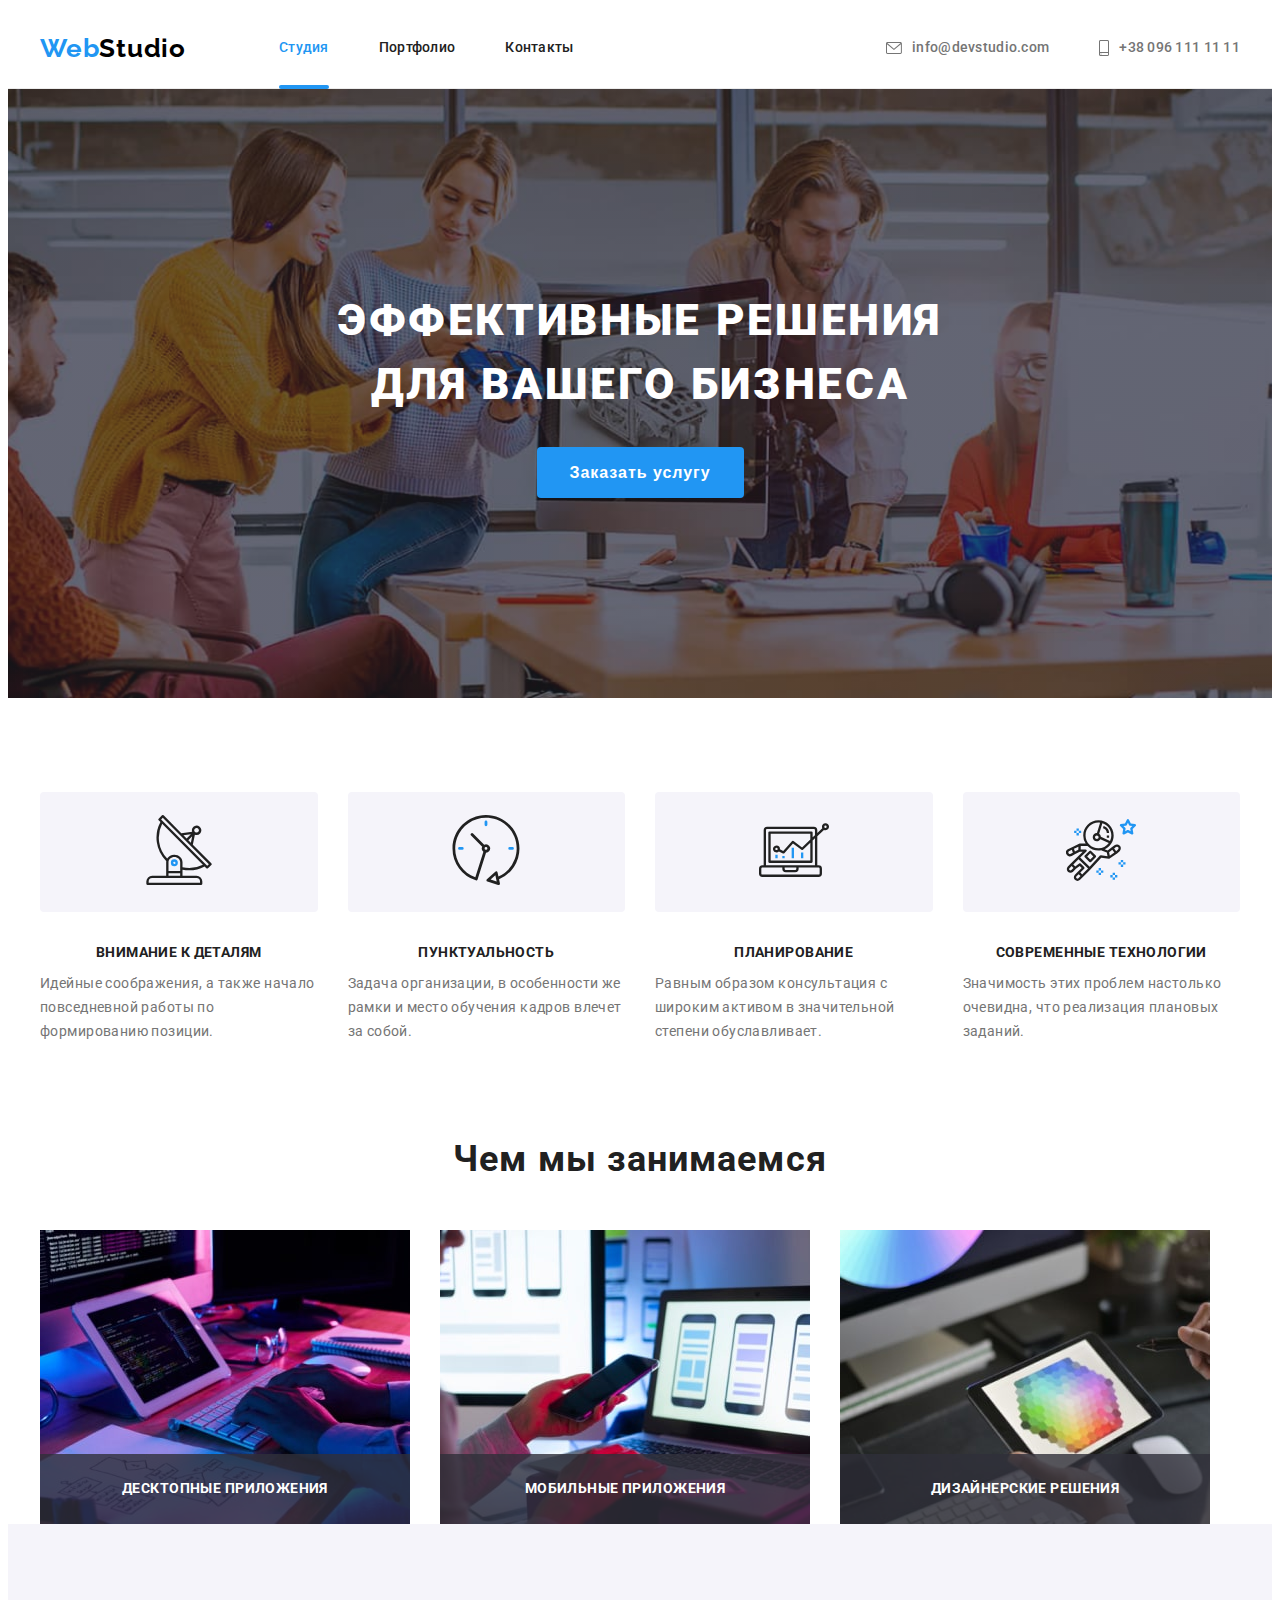
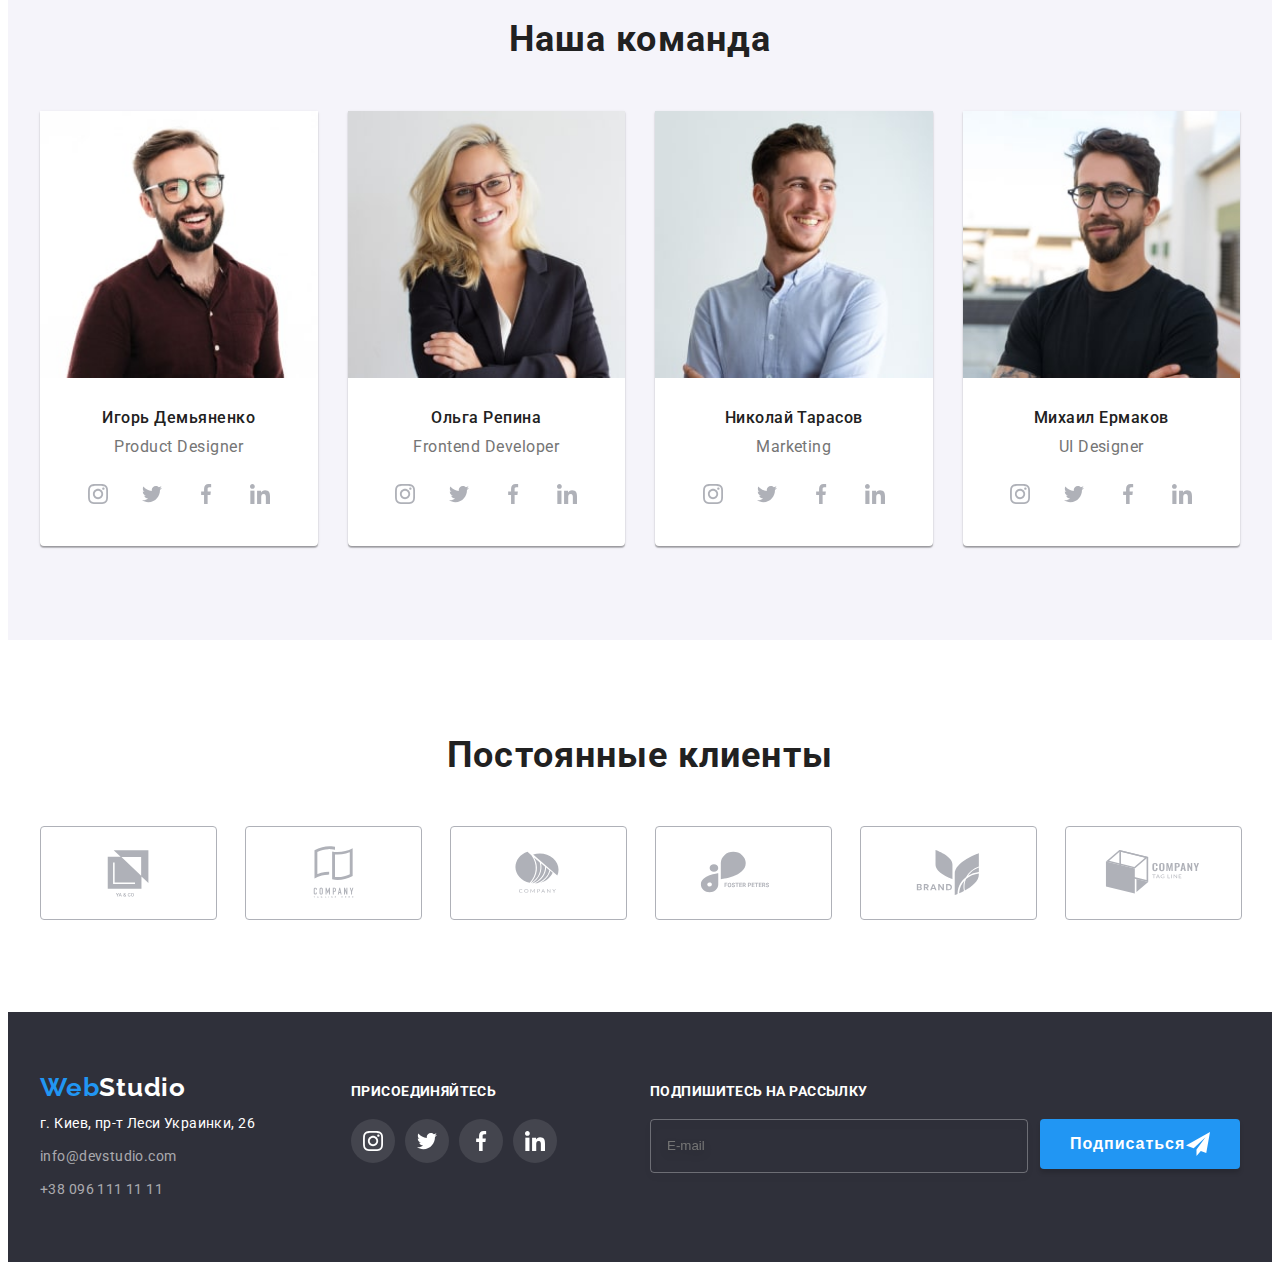
<file: index.html>
<!DOCTYPE html>
<html lang="ru">
	<head>
		<meta charset="UTF-8" />
		<meta http-equiv="X-UA-Compatible" content="IE=edge" />
		<meta name="viewport" content="width=device-width, initial-scale=1.0" />
		<title>WebStudio</title>
		<link rel="preconnect" href="https://fonts.googleapis.com" />
		<link rel="preconnect" href="https://fonts.gstatic.com" crossorigin />
		<link
			href="https://fonts.googleapis.com/css2?family=Raleway:wght@700&family=Roboto:wght@400;500;700;900&display=swap"
			rel="stylesheet"
		/>
		<link
			rel="stylesheet"
			href="https://cdnjs.cloudflare.com/ajax/libs/modern-normalize/1.1.0/modern-normalize.min.css"
			integrity="sha512-wpPYUAdjBVSE4KJnH1VR1HeZfpl1ub8YT/NKx4PuQ5NmX2tKuGu6U/JRp5y+Y8XG2tV+wKQpNHVUX03MfMFn9Q=="
			crossorigin="anonymous"
			referrerpolicy="no-referrer"
		/>
		<link rel="stylesheet" href="https://cdnjs.cloudflare.com/ajax/libs/animate.css/4.1.1/animate.min.css" />
		<link href="https://unpkg.com/aos@2.3.1/dist/aos.css" rel="stylesheet" />
		<link rel="stylesheet" href="./css/main.min.css" />
	</head>
	<body>
		<header class="header">
			<div class="container">
				<div class="header__container">
					<a lang="en" href="index.html" class="logo header__logo">
						Web
						<span class="logo__studio">Studio</span>
					</a>
					<nav class="navigation">
						<ul class="site-nav list">
							<li class="site-nav__item">
								<a href="index.html" class="site-nav__link site-nav__link--active">Студия</a>
							</li>
							<li class="site-nav__item">
								<a href="portfolio.html" class="site-nav__link">Портфолио</a>
							</li>
							<li class="site-nav__item">
								<a href="" class="site-nav__link">Контакты</a>
							</li>
						</ul>
					</nav>
					<div class="container-contac">
						<ul class="contacts">
							<li class="contacts__item">
								<a href="mailto:info@devstudio.com" class="contacts__link">
									<svg class="contacts__icon" width="16" height="12">
										<use href="./img/contact.svg#icon-envelope"></use>
									</svg>
									info@devstudio.com
								</a>
							</li>
							<li class="contacts__item">
								<a href="tel:+380961111111" class="contacts__link">
									<svg class="contacts__icon" width="10" height="16">
										<use href="./img/contact.svg#icon-smartphone"></use>
									</svg>
									+38 096 111 11 11
								</a>
							</li>
						</ul>
					</div>

					<button type="button" class="menu-open-btn" data-menu-open>
						<svg width="24" height="16">
							<use href="./img/icons.svg#icon-menu"></use>
						</svg>
					</button>
				</div>
			</div>
			<div class="mob-menu is-hidden" data-menu>
				<div class="container-menu">
					<div class="mob-menu-top">
						<button type="button" class="menu-close-btn" data-menu-close>
							<svg class="menu-close-btn__icon" width="40" height="40">
								<use href="./img/close.svg#icon-close"></use>
							</svg>
						</button>
						<nav class="mob-menu__navigation">
							<ul class="mob-menu__list">
								<li class="mob-menu__item">
									<a href="index.html" class="mob-menu__link mob-menu__link--active">Студия</a>
								</li>
								<li class="mob-menu__item">
									<a href="portfolio.html" class="mob-menu__link">Портфолио</a>
								</li>
								<li class="mob-menu__item">
									<a href="" class="mob-menu__link">Контакты</a>
								</li>
							</ul>
						</nav>
					</div>

					<ul class="mob-menu-contacts">
						<li class="mob-menu-contacts__item">
							<a href="tel:+380961111111" class="mob-menu-contacts__link tel">+38 096 111 11 11</a>
						</li>
						<li class="mob-menu-contacts__item">
							<a href="mailto:info@devstudio.com" class="mob-menu-contacts__link mail">info@devstudio.com</a>
						</li>
					</ul>
					<div class="mob-soc">
						<ul class="mob-soc__list">
							<li class="mob-soc__item">
								<a href="" class="mob-soc__link" target="_blank" rel="noopener noreferrer nofollow">Instagram</a>
							</li>
							<li class="mob-soc__item">
								<a href="" class="mob-soc__link" target="_blank" rel="noopener noreferrer nofollow">Twitter</a>
							</li>
							<li class="mob-soc__item">
								<a href="" class="mob-soc__link" target="_blank" rel="noopener noreferrer nofollow">Facebook</a>
							</li>
							<li class="mob-soc__item">
								<a href="" class="mob-soc__link" target="_blank" rel="noopener noreferrer nofollow">LinkedIn</a>
							</li>
						</ul>
					</div>
				</div>
			</div>
		</header>

		<!-- Герой -->
		<main>
			<section class="hero">
				<div class="container">
					<h1 class="hero__title">
						Эффективные решения
						<br />
						для вашего бизнеса
					</h1>
					<button type="button" class="hero__btn" data-modal-open>Заказать услугу</button>
				</div>
			</section>

			<section class="section">
				<div class="container">
					<h2 class="section__title section__title--visually-hidden">Особености</h2>
					<ul class="features">
						<li class="features__item">
							<div class="features__icon-box">
								<a href="" class="features-link">
									<svg width="70" height="70">
										<use href="./img/features.svg#icon-antenna"></use>
									</svg>
								</a>
							</div>
							<h3 class="features__title">Внимание к деталям</h3>
							<p class="features__text">
								Идейные соображения, а также начало повседневной работы по формированию позиции.
							</p>
						</li>
						<li class="features__item">
							<div class="features__icon-box">
								<a href="" class="features-link">
									<svg width="70" height="70">
										<use href="./img/features.svg#icon-clock"></use>
									</svg>
								</a>
							</div>
							<h3 class="features__title">Пунктуальность</h3>
							<p class="features__text">
								Задача организации, в особенности же рамки и место обучения кадров влечет за собой.
							</p>
						</li>
						<li class="features__item">
							<div class="features__icon-box">
								<a href="" class="features-link">
									<svg width="70" height="70">
										<use href="./img/features.svg#icon-diagram"></use>
									</svg>
								</a>
							</div>
							<h3 class="features__title">Планирование</h3>
							<p class="features__text">
								Равным образом консультация с широким активом в значительной степени обуславливает.
							</p>
						</li>
						<li class="features__item">
							<div class="features__icon-box">
								<a href="" class="features-link">
									<svg width="70" height="70">
										<use href="./img/features.svg#icon-astronaut"></use>
									</svg>
								</a>
							</div>
							<h3 class="features__title">Современные технологии</h3>
							<p class="features__text">Значимость этих проблем настолько очевидна, что реализация плановых заданий.</p>
						</li>
					</ul>
				</div>
			</section>
			<!-- Чем мы занимаемся -->
			<section class="section section--no-pading-top">
				<div class="container">
					<h2 class="section__title only-title">Чем мы занимаемся</h2>
					<ul class="work">
						<li class="work__item">
							<a href="">
								<picture>
									<source srcset="./img/box1-1x.jpg 1x, ./img/box1-2x.jpg 2x" media="(min-width:1200px)" />
									<img src="./img/box1.jpg" width="370" height="294" alt="Создание сайта" />
								</picture>
								<p class="work__text">Десктопные приложения</p>
							</a>
						</li>
						<li class="work__item">
							<a href="">
								<picture>
									<source srcset="./img/box2-1x.jpg 1x, ./img/box2-2x.jpg 2x" media="(min-width:1200px)" />
									<img src="./img/box2.jpg" width="370" height="294" alt="Мобильное приложение" />
								</picture>

								<p class="work__text">Мобильные приложения</p>
							</a>
						</li>
						<li class="work__item">
							<a href="">
								<picture>
									<source srcset="./img/box3-1x.jpg 1x, ./img/box3-2x.jpg 2x" media="(min-width:1200px)" />
									<img src="./img/box3.jpg" width="370" height="294" alt="Дизайн" />
								</picture>

								<p class="work__text">Дизайнерские решения</p>
							</a>
						</li>
					</ul>
				</div>
			</section>
			<!-- Наша команда -->
			<section class="section section-team--other-bg">
				<div class="container">
					<h2 class="section__title">Наша команда</h2>
					<ul class="team">
						<li class="team__item">
							<picture>
								<source
									srcset="./img/team/team1-des-1x.jpg 1x, ./img/team/team1-des-2x.jpg 2x"
									media="(min-width:1200px)"
								/>
								<source
									srcset="./img/team/team1-tab-1x.jpg 1x, ./img/team/team1-tab-2x.jpg 2x"
									media="(min-width:768px)"
								/>
								<source
									srcset="./img/team/team1-mob-1x.jpg 1x, ./img/team/team1-mob-2x.jpg 2x"
									media="(max-width:767px)"
								/>
								<img src="./img/teame1.jpg" width="270" height="260" alt="Игорь Демьяненко" />
							</picture>

							<div class="team__woker">
								<h3 class="team__heading">Игорь Демьяненко</h3>
								<p class="team__text">Product Designer</p>
								<ul class="social-web list">
									<li>
										<a href="" class="social-web__link">
											<svg class="social-web__icon" width="20" height="20">
												<use href="./img/social-link.svg#icon-instagram"></use>
											</svg>
										</a>
									</li>
									<li>
										<a href="" class="social-web__link">
											<svg class="social-web__icon" width="20" height="20">
												<use href="./img/social-link.svg#icon-twitter"></use>
											</svg>
										</a>
									</li>
									<li>
										<a href="" class="social-web__link">
											<svg class="social-web__icon" width="20" height="20">
												<use href="./img/social-link.svg#icon-facebook"></use>
											</svg>
										</a>
									</li>
									<li>
										<a href="" class="social-web__link">
											<svg class="social-web__icon" width="20" height="20">
												<use href="./img/social-link.svg#icon-linkedin"></use>
											</svg>
										</a>
									</li>
								</ul>
							</div>
						</li>
						<li class="team__item">
							<picture>
								<source
									srcset="./img/team/team2-des-1x.jpg 1x, ./img/team/team2-des-2x.jpg 2x"
									media="(min-width:1200px)"
								/>
								<source
									srcset="./img/team/team2-tab-1x.jpg 1x, ./img/team/team2-tab-2x.jpg 2x"
									media="(min-width:768px)"
								/>
								<source
									srcset="./img/team/team2-mob-1x.jpg 1x, ./img/team/team2-mob-2x.jpg 2x"
									media="(max-width:767px)"
								/>
								<img src="./img/teame2.jpg" width="270" height="260" alt="Ольга Репина" />
							</picture>

							<div class="team__woker">
								<h3 class="team__heading">Ольга Репина</h3>
								<p class="team__text">Frontend Developer</p>
								<ul class="social-web list">
									<li>
										<a href="" class="social-web__link">
											<svg class="social-web__icon" width="20" height="20">
												<use href="./img/social-link.svg#icon-instagram"></use>
											</svg>
										</a>
									</li>
									<li>
										<a href="" class="social-web__link">
											<svg class="social-web__icon" width="20" height="20">
												<use href="./img/social-link.svg#icon-twitter"></use>
											</svg>
										</a>
									</li>
									<li>
										<a href="" class="social-web__link">
											<svg class="social-web__icon" width="20" height="20">
												<use href="./img/social-link.svg#icon-facebook"></use>
											</svg>
										</a>
									</li>
									<li>
										<a href="" class="social-web__link">
											<svg class="social-web__icon" width="20" height="20">
												<use href="./img/social-link.svg#icon-linkedin"></use>
											</svg>
										</a>
									</li>
								</ul>
							</div>
						</li>
						<li class="team__item">
							<picture>
								<source
									srcset="./img/team/team3-des-1x.jpg 1x, ./img/team/team3-des-2x.jpg 2x"
									media="(min-width:1200px)"
								/>
								<source
									srcset="./img/team/team3-tab-1x.jpg 1x, ./img/team/team3-tab-2x.jpg 2x"
									media="(min-width:768px)"
								/>
								<source
									srcset="./img/team/team3-mob-1x.jpg 1x, ./img/team/team3-mob-2x.jpg 2x"
									media="(max-width:767px)"
								/>
								<img src="./img/teame3.jpg" width="270" height="260" alt="Николай Тарасов" />
							</picture>

							<div class="team__woker">
								<h3 class="team__heading">Николай Тарасов</h3>
								<p class="team__text">Marketing</p>
								<ul class="social-web list">
									<li>
										<a href="" class="social-web__link">
											<svg class="social-web__icon" width="20" height="20">
												<use href="./img/social-link.svg#icon-instagram"></use>
											</svg>
										</a>
									</li>
									<li>
										<a href="" class="social-web__link">
											<svg class="social-web__icon" width="20" height="20">
												<use href="./img/social-link.svg#icon-twitter"></use>
											</svg>
										</a>
									</li>
									<li>
										<a href="" class="social-web__link">
											<svg class="social-web__icon" width="20" height="20">
												<use href="./img/social-link.svg#icon-facebook"></use>
											</svg>
										</a>
									</li>
									<li>
										<a href="" class="social-web__link">
											<svg class="social-web__icon" width="20" height="20">
												<use href="./img/social-link.svg#icon-linkedin"></use>
											</svg>
										</a>
									</li>
								</ul>
							</div>
						</li>
						<li class="team__item">
							<picture>
								<source
									srcset="./img/team/team4-des-1x.jpg 1x, ./img/team/team4-des-2x.jpg 2x"
									media="(min-width:1200px)"
								/>
								<source
									srcset="./img/team/team4-tab-1x.jpg 1x, ./img/team/team4-tab-2x.jpg 2x"
									media="(min-width:768px)"
								/>
								<source
									srcset="./img/team/team4-mob-1x.jpg 1x, ./img/team/team4-mob-2x.jpg 2x"
									media="(max-width:767px)"
								/>
								<img src="./img/teame4.jpg" width="270" height="260" alt="Михаил Ермаков" />
							</picture>

							<div class="team__woker">
								<h3 class="team__heading">Михаил Ермаков</h3>
								<p class="team__text">UI Designer</p>
								<ul class="social-web list">
									<li>
										<a href="" class="social-web__link">
											<svg class="social-web__icon" width="20" height="20">
												<use href="./img/social-link.svg#icon-instagram"></use>
											</svg>
										</a>
									</li>
									<li>
										<a href="" class="social-web__link">
											<svg class="social-web__icon" width="20" height="20">
												<use href="./img/social-link.svg#icon-twitter"></use>
											</svg>
										</a>
									</li>
									<li>
										<a href="" class="social-web__link">
											<svg class="social-web__icon" width="20" height="20">
												<use href="./img/social-link.svg#icon-facebook"></use>
											</svg>
										</a>
									</li>
									<li>
										<a href="" class="social-web__link">
											<svg class="social-web__icon" width="20" height="20">
												<use href="./img/social-link.svg#icon-linkedin"></use>
											</svg>
										</a>
									</li>
								</ul>
							</div>
						</li>
					</ul>
				</div>
			</section>
			<section class="section">
				<div class="container">
					<h2 class="section__title">Постоянные клиенты</h2>
					<ul class="clients">
						<li class="clients__item">
							<a href="" class="clients__link">
								<svg class="client__icon" width="106" height="60">
									<use href="./img/client.svg#icon-client1"></use>
								</svg>
							</a>
						</li>
						<li class="clients__item">
							<a href="" class="clients__link">
								<svg class="client__icon" width="106" height="60">
									<use href="./img/client.svg#icon-client2"></use>
								</svg>
							</a>
						</li>
						<li class="clients__item">
							<a href="" class="clients__link">
								<svg class="client__icon" width="106" height="60">
									<use href="./img/client.svg#icon-client3"></use>
								</svg>
							</a>
						</li>
						<li class="clients__item">
							<a href="" class="clients__link">
								<svg class="client__icon" width="106" height="60">
									<use href="./img/client.svg#icon-client4"></use>
								</svg>
							</a>
						</li>
						<li class="clients__item">
							<a href="" class="clients__link">
								<svg class="client__icon" width="106" height="60">
									<use href="./img/client.svg#icon-client5"></use>
								</svg>
							</a>
						</li>
						<li class="clients__item">
							<a href="" class="clients__link">
								<svg class="client__icon" width="106" height="60">
									<use href="./img/client.svg#icon-client6"></use>
								</svg>
							</a>
						</li>
					</ul>
				</div>
			</section>
		</main>
		<!-- Футер -->
		<footer class="footer">
			<div class="container footer__container">
				<div class="container-contacts">
					<a lang="en" href="index.html" class="footer__logo logo">
						Web
						<span class="footer__studio">Studio</span>
					</a>
					<address>
						<ul class="info">
							<li class="info__item">
								<a href="https://goo.gl/maps/ywhrXYioGCp8crPEA" class="info__map">г. Киев, пр-т Леси Украинки, 26</a>
							</li>
							<li class="info__item">
								<a href="mailto:info@devstudio.com" class="info__mail">info@devstudio.com</a>
							</li>
							<li class="info__item">
								<a href="tel:+380961111111" class="info__tel">+38 096 111 11 11</a>
							</li>
						</ul>
					</address>
				</div>

				<div class="social-networks">
					<h3 class="social-networks__subtitle">присоединяйтесь</h3>
					<ul class="social-networks__list">
						<li>
							<a href="" class="social-networks__link link">
								<svg class="social-networks__icon" width="20" height="20">
									<use href="./img/social-link.svg#icon-instagram"></use>
								</svg>
							</a>
						</li>
						<li>
							<a href="" class="social-networks__link link">
								<svg class="social-networks__icon" width="20" height="20">
									<use href="./img/social-link.svg#icon-twitter"></use>
								</svg>
							</a>
						</li>
						<li>
							<a href="" class="social-networks__link link">
								<svg class="social-networks__icon" width="20" height="20">
									<use href="./img/social-link.svg#icon-facebook"></use>
								</svg>
							</a>
						</li>
						<li>
							<a href="" class="social-networks__link link">
								<svg class="social-networks__icon" width="20" height="20">
									<use href="./img/social-link.svg#icon-linkedin"></use>
								</svg>
							</a>
						</li>
					</ul>
				</div>
				<div class="subscription">
					<h3 class="subscription__title">Подпишитесь на рассылку</h3>
					<form class="subscription__form">
						<input type="email" class="subscription__input" name="subscription-email" placeholder="E-mail" required />
						<button type="submit" class="subscription__btn">
							Подписаться
							<svg class="subscription__btn-icon" width="24" height="24">
								<use href="./img/icons.svg#icon-send"></use>
							</svg>
						</button>
					</form>
				</div>
			</div>
		</footer>
		<div class="backdrop is-hidden" data-modal>
			<!-- is-hidden  -->
			<div class="modal">
				<button type="button" class="modal-close" data-modal-close>
					<svg class="modal-icon" width="18" height="18">
						<use href="./img/close.svg#icon-close"></use>
					</svg>
				</button>
				<p class="modal-title">Оставьте свои данные, мы вам перезвоним</p>
				<form class="modal-form">
					<div class="input-field">
						<label for="user-name" class="input-title">Имя</label>
						<div class="input-wrap">
							<input type="text" class="form-input" name="user-name" placeholder="" required id="user-name" />
							<svg class="input-icon" width="18" height="18">
								<use href="./img/icons.svg#icon-person"></use>
							</svg>
						</div>
					</div>
					<div class="input-field">
						<label for="user-tel" class="input-title">Телефон</label>
						<div class="input-wrap">
							<input
								type="tel"
								class="form-input"
								name="user-tel"
								placeholder=""
								required
								minlength="10"
								id="user-tel"
							/>
							<svg class="input-icon" width="18" height="18">
								<use href="./img/icons.svg#icon-phone"></use>
							</svg>
						</div>
					</div>
					<div class="input-field">
						<label for="user-email" class="input-title">Почта</label>
						<div class="input-wrap">
							<input type="email" class="form-input" name="user-email" placeholder="" required id="user-email" />
							<svg class="input-icon" width="18" height="18">
								<use href="./img/icons.svg#icon-email"></use>
							</svg>
						</div>
					</div>
					<div class="">
						<label for="user-coment" class="input-title">Комментарий</label>
						<textarea
							name="user-coment"
							id="user-coment"
							class="form-input-coment"
							placeholder="Введите текст"
						></textarea>
					</div>
					<div class="check-field">
						<input type="checkbox" name="user-policy" value="true" class="input-check" id="user-policy" />
						<label for="user-policy" class="check-text">
							<span class="che-icon">
								<svg class="check-icon" width="16" height="15">
									<use href="./img/icons.svg#icon-check"></use>
								</svg>
							</span>
							Соглашаюсь с рассылкой и принимаю
							<span class="user-terms">Условия договора</span>
						</label>
					</div>
					<button type="submit" class="input-btn">Отправить</button>
				</form>
			</div>
		</div>

		<script src="https://unpkg.com/aos@2.3.1/dist/aos.js"></script>
		<script>
			AOS.init();
		</script>
		<script src="./js/menu.js"></script>
		<script src="./js/modal.js"></script>
	</body>
</html>
</file>
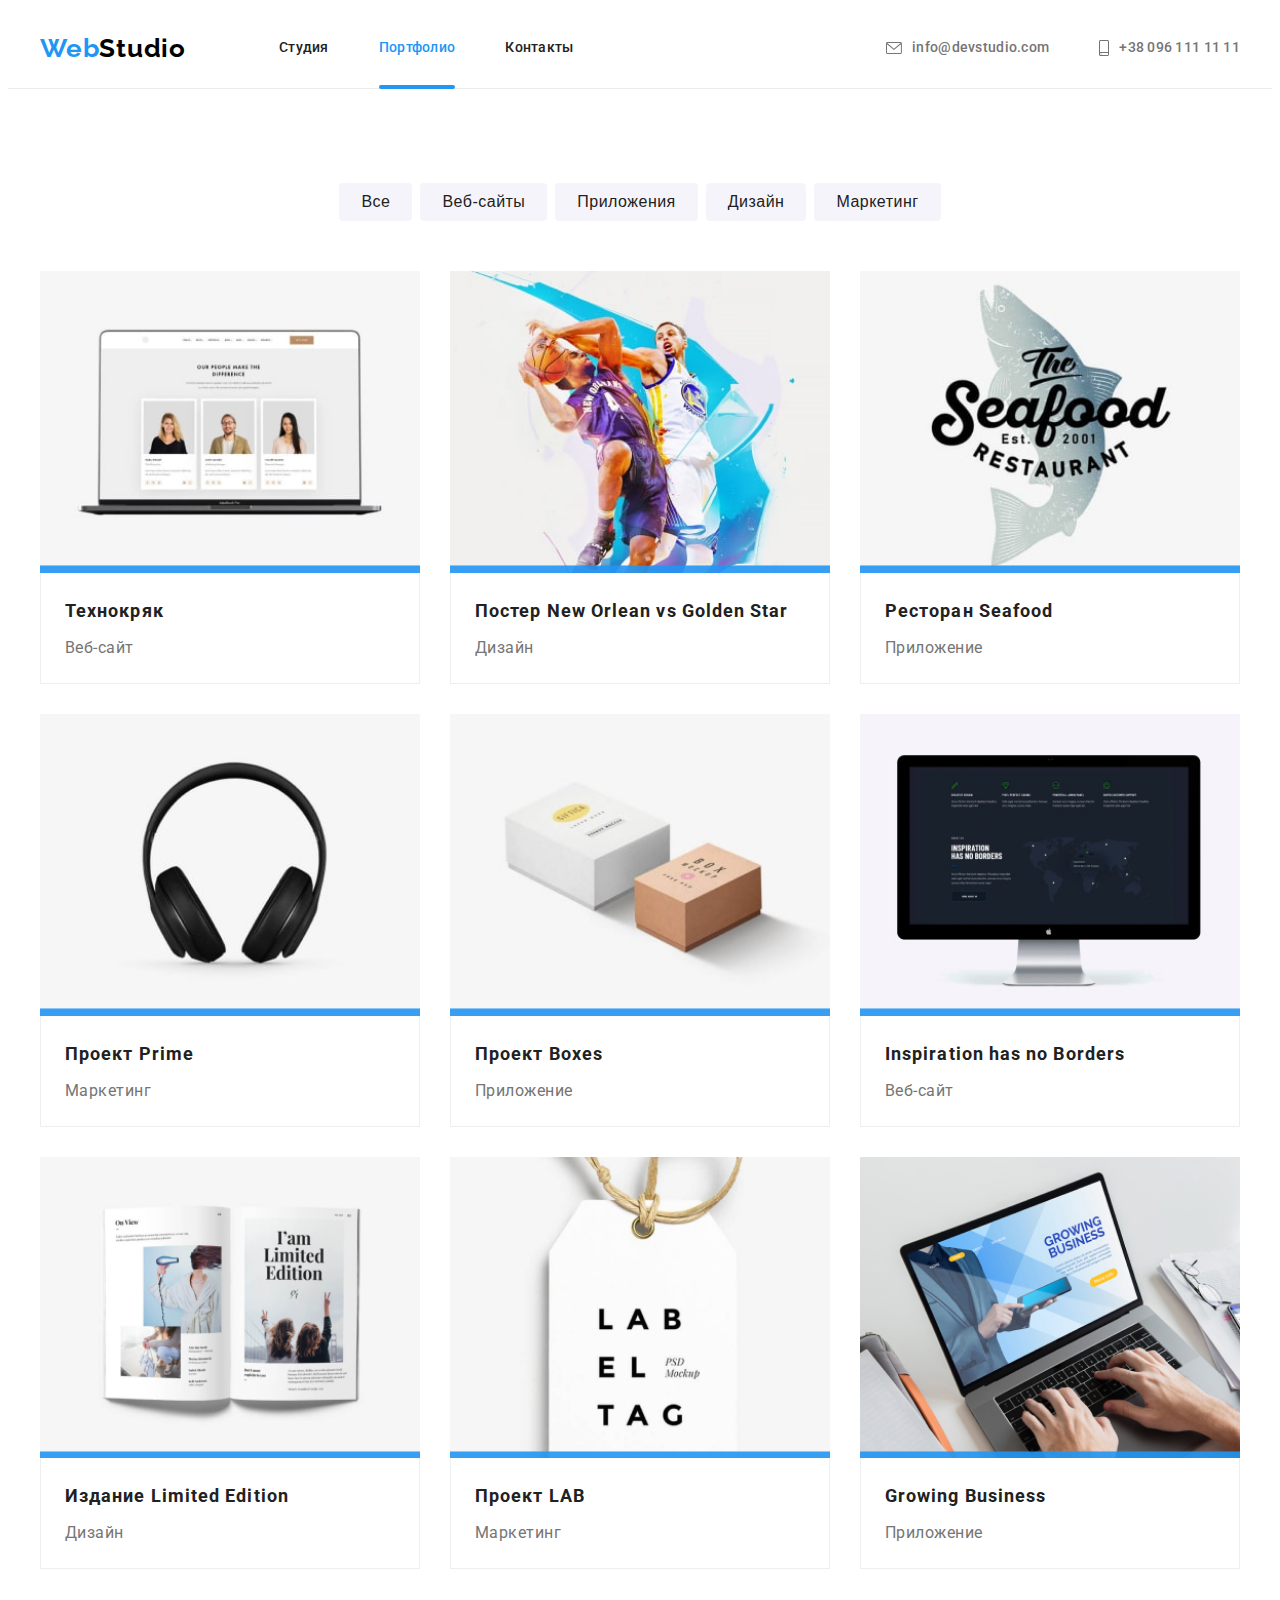
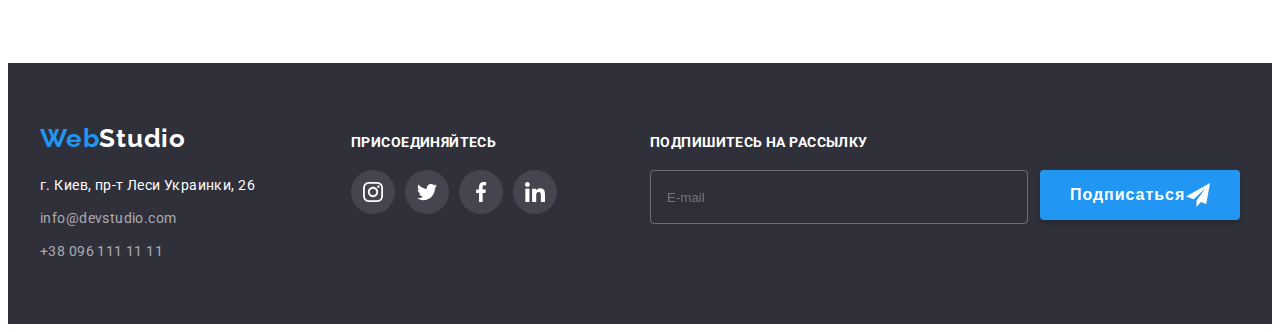
<file: portfolio.html>
<!DOCTYPE html>
<html lang="en">
	<head>
		<meta charset="UTF-8" />
		<meta http-equiv="X-UA-Compatible" content="IE=edge" />
		<meta name="viewport" content="width=device-width, initial-scale=1.0" />
		<title>Portfolio</title>
		<link rel="preconnect" href="https://fonts.googleapis.com" />
		<link rel="preconnect" href="https://fonts.gstatic.com" crossorigin />
		<link
			href="https://fonts.googleapis.com/css2?family=Raleway:wght@700&family=Roboto:wght@400;500;700;900&display=swap"
			rel="stylesheet"
		/>
		<link
			rel="stylesheet"
			href="https://cdnjs.cloudflare.com/ajax/libs/modern-normalize/1.1.0/modern-normalize.min.css"
			integrity="sha512-wpPYUAdjBVSE4KJnH1VR1HeZfpl1ub8YT/NKx4PuQ5NmX2tKuGu6U/JRp5y+Y8XG2tV+wKQpNHVUX03MfMFn9Q=="
			crossorigin="anonymous"
			referrerpolicy="no-referrer"
		/>
		<link rel="stylesheet" href="./css/main.min.css" />
	</head>

	<body>
		<!-- Шапка сайта -->
		<header class="header">
			<div class="container">
				<div class="header__container">
					<a lang="en" href="index.html" class="logo header__logo">
						Web
						<span class="logo__studio">Studio</span>
					</a>
					<nav class="navigation">
						<ul class="site-nav list">
							<li class="site-nav__item">
								<a href="index.html" class="site-nav__link">Студия</a>
							</li>
							<li class="site-nav__item">
								<a href="portfolio.html" class="site-nav__link site-nav__link--active">Портфолио</a>
							</li>
							<li class="site-nav__item">
								<a href="" class="site-nav__link">Контакты</a>
							</li>
						</ul>
					</nav>
					<div class="container-contac">
						<ul class="contacts">
							<li class="contacts__item">
								<a href="mailto:info@devstudio.com" class="contacts__link">
									<svg class="contacts__icon" width="16" height="12">
										<use href="./img/contact.svg#icon-envelope"></use>
									</svg>
									info@devstudio.com
								</a>
							</li>
							<li class="contacts__item">
								<a href="tel:+380961111111" class="contacts__link">
									<svg class="contacts__icon" width="10" height="16">
										<use href="./img/contact.svg#icon-smartphone"></use>
									</svg>
									+38 096 111 11 11
								</a>
							</li>
						</ul>
					</div>

					<button type="button" class="menu-open-btn" data-menu-open>
						<svg width="24" height="16">
							<use href="./img/icons.svg#icon-menu"></use>
						</svg>
					</button>
				</div>
			</div>
			<div class="mob-menu is-hidden" data-menu>
				<div class="container-menu">
					<div class="mob-menu-top">
						<button type="button" class="menu-close-btn" data-menu-close>
							<svg class="menu-close-btn__icon" width="40" height="40">
								<use href="./img/close.svg#icon-close"></use>
							</svg>
						</button>
						<nav class="mob-menu__navigation">
							<ul class="mob-menu__list">
								<li class="mob-menu__item">
									<a href="index.html" class="mob-menu__link">Студия</a>
								</li>
								<li class="mob-menu__item">
									<a href="portfolio.html" class="mob-menu__link mob-menu__link--active">Портфолио</a>
								</li>
								<li class="mob-menu__item">
									<a href="" class="mob-menu__link">Контакты</a>
								</li>
							</ul>
						</nav>
					</div>

					<ul class="mob-menu-contacts">
						<li class="mob-menu-contacts__item">
							<a href="tel:+380961111111" class="mob-menu-contacts__link tel">+38 096 111 11 11</a>
						</li>
						<li class="mob-menu-contacts__item">
							<a href="mailto:info@devstudio.com" class="mob-menu-contacts__link mail">info@devstudio.com</a>
						</li>
					</ul>
					<div class="mob-soc">
						<ul class="mob-soc__list">
							<li class="mob-soc__item">
								<a href="" class="mob-soc__link" target="_blank" rel="noopener noreferrer nofollow">Instagram</a>
							</li>
							<li class="mob-soc__item">
								<a href="" class="mob-soc__link" target="_blank" rel="noopener noreferrer nofollow">Twitter</a>
							</li>
							<li class="mob-soc__item">
								<a href="" class="mob-soc__link" target="_blank" rel="noopener noreferrer nofollow">Facebook</a>
							</li>
							<li class="mob-soc__item">
								<a href="" class="mob-soc__link" target="_blank" rel="noopener noreferrer nofollow">LinkedIn</a>
							</li>
						</ul>
					</div>
				</div>
			</div>
		</header>
		<!-- портфолио -->
		<main>
			<section class="portfolio section">
				<div class="container">
					<h1 class="section__title--visually-hidden">Портфолио</h1>
					<ul class="portfolio__list btn-set">
						<li class="btn-set__item">
							<button type="button" class="btn-set__btn">Все</button>
						</li>
						<li class="btn-set__item">
							<button type="button" class="btn-set__btn">Веб-сайты</button>
						</li>
						<li class="btn-set__item">
							<button type="button" class="btn-set__btn">Приложения</button>
						</li>
						<li class="btn-set__item">
							<button type="button" class="btn-set__btn">Дизайн</button>
						</li>
						<li class="btn-set__item">
							<button type="button" class="btn-set__btn">Маркетинг</button>
						</li>
					</ul>

					<ul class="card-set">
						<li class="card-set__item">
							<a class="card-set__link galery" href="">
								<div class="galery__overlay">
									<picture>
										<source
											srcset="./img/project/project1-1x.jpg 1x, ./img/project/project1-2x.jpg 2x"
											media="(min-width:1200px)"
										/>
										<source
											srcset="./img/project/project1-tab.jpg 1x, ./img/project/project1-tab-2x.jpg 2x"
											media="(min-width:768px)"
										/>
										<source
											srcset="./img/project/project1-mob.jpg 1x, ./img/project/project1-mob-2x.jpg 2x"
											media="(max-width:767px)"
										/>
										<img src="./img/project1.jpg" alt="Веб-сайт" />
									</picture>

									<p class="galery__cover-text">
										Ресурс предлагает комплексные предложения с разным уровнем функционала и сервисов. Все это позволит
										посетителю получить исчерпывающие сведения о компании или частном лице.
									</p>
								</div>
								<div class="galery__text">
									<h2 class="galery__heading">Технокряк</h2>
									<p class="galery__subtitle">Веб-сайт</p>
								</div>
							</a>
						</li>
						<li class="card-set__item">
							<a class="card-set__link galery" href="">
								<div class="galery__overlay">
									<picture>
										<source
											srcset="./img/project/project2-1x.jpg 1x, ./img/project/project2-2x.jpg 2x"
											media="(min-width:1200px)"
										/>
										<source
											srcset="./img/project/project2-tab.jpg 1x, ./img/project/project2-tab-2x.jpg 2x"
											media="(min-width:768px)"
										/>
										<source
											srcset="./img/project/project2-mob.jpg 1x, ./img/project/project2-mob-2x.jpg 2x"
											media="(max-width:767px)"
										/>
										<img src="./img/project2.jpg" alt="Постер" />
									</picture>

									<p class="galery__cover-text">
										Ресурс предлагает комплексные предложения с разным уровнем функционала и сервисов. Все это позволит
										посетителю получить исчерпывающие сведения о компании или частном лице.
									</p>
								</div>

								<div class="galery__text">
									<h2 class="galery__heading">Постер New Orlean vs Golden Star</h2>
									<p class="galery__subtitle">Дизайн</p>
								</div>
							</a>
						</li>
						<li class="card-set__item">
							<a class="card-set__link galery" href="">
								<div class="galery__overlay">
									<picture>
										<source
											srcset="./img/project/project3-1x.jpg 1x, ./img/project/project3-2x.jpg 2x"
											media="(min-width:1200px)"
										/>
										<source
											srcset="./img/project/project3-tab.jpg 1x, ./img/project/project3-tab-2x.jpg 2x"
											media="(min-width:768px)"
										/>
										<source
											srcset="./img/project/project3-mob.jpg 1x, ./img/project/project3-mob-2x.jpg 2x"
											media="(max-width:767px)"
										/>
										<img src="./img/project3.jpg" alt="Ресторан Seafood" />
									</picture>

									<p class="galery__cover-text">
										Ресурс предлагает комплексные предложения с разным уровнем функционала и сервисов. Все это позволит
										посетителю получить исчерпывающие сведения о компании или частном лице.
									</p>
								</div>
								<div class="galery__text">
									<h2 class="galery__heading">Ресторан Seafood</h2>
									<p class="galery__subtitle">Приложение</p>
								</div>
							</a>
						</li>
						<li class="card-set__item">
							<a class="card-set__link galery" href="">
								<div class="galery__overlay">
									<picture>
										<source
											srcset="./img/project/project4-1x.jpg 1x, ./img/project/project4-2x.jpg 2x"
											media="(min-width:1200px)"
										/>
										<source
											srcset="./img/project/project4-tab.jpg 1x, ./img/project/project4-tab-2x.jpg 2x"
											media="(min-width:768px)"
										/>
										<source
											srcset="./img/project/project4-mob.jpg 1x, ./img/project/project4-mob-2x.jpg 2x"
											media="(max-width:767px)"
										/>
										<img src="./img/project4.jpg" alt="Наушники" />
									</picture>

									<p class="galery__cover-text">
										Ресурс предлагает комплексные предложения с разным уровнем функционала и сервисов. Все это позволит
										посетителю получить исчерпывающие сведения о компании или частном лице.
									</p>
								</div>

								<div class="galery__text">
									<h2 class="galery__heading">Проект Prime</h2>
									<p class="galery__subtitle">Маркетинг</p>
								</div>
							</a>
						</li>
						<li class="card-set__item">
							<a class="card-set__link galery" href="">
								<div class="galery__overlay">
									<picture>
										<source
											srcset="./img/project/project5-1x.jpg 1x, ./img/project/project5-2x.jpg 2x"
											media="(min-width:1200px)"
										/>
										<source
											srcset="./img/project/project5-tab.jpg 1x, ./img/project/project5-tab-2x.jpg 2x"
											media="(min-width:768px)"
										/>
										<source
											srcset="./img/project/project5-mob.jpg 1x, ./img/project/project5-mob-2x.jpg 2x"
											media="(max-width:767px)"
										/>
										<img src="./img/project5.jpg" alt="Коробки" />
									</picture>

									<p class="galery__cover-text">
										Ресурс предлагает комплексные предложения с разным уровнем функционала и сервисов. Все это позволит
										посетителю получить исчерпывающие сведения о компании или частном лице.
									</p>
								</div>

								<div class="galery__text">
									<h2 class="galery__heading">Проект Boxes</h2>
									<p class="galery__subtitle">Приложение</p>
								</div>
							</a>
						</li>
						<li class="card-set__item">
							<a class="card-set__link galery" href="">
								<div class="galery__overlay">
									<picture>
										<source
											srcset="./img/project/project6-1x.jpg 1x, ./img/project/project6-2x.jpg 2x"
											media="(min-width:1200px)"
										/>
										<source
											srcset="./img/project/project6-tab.jpg 1x, ./img/project/project6-tab-2x.jpg 2x"
											media="(min-width:768px)"
										/>
										<source
											srcset="./img/project/project6-mob.jpg 1x, ./img/project/project6-mob-2x.jpg 2x"
											media="(max-width:767px)"
										/>
										<img src="./img/project6.jpg" alt="Мак" />
									</picture>

									<p class="galery__cover-text">
										Ресурс предлагает комплексные предложения с разным уровнем функционала и сервисов. Все это позволит
										посетителю получить исчерпывающие сведения о компании или частном лице.
									</p>
								</div>

								<div class="galery__text">
									<h2 class="galery__heading">Inspiration has no Borders</h2>
									<p class="galery__subtitle">Веб-сайт</p>
								</div>
							</a>
						</li>
						<li class="card-set__item">
							<a class="card-set__link galery" href="">
								<div class="galery__overlay">
									<picture>
										<source
											srcset="./img/project/project7-1x.jpg 1x, ./img/project/project7-2x.jpg 2x"
											media="(min-width:1200px)"
										/>
										<source
											srcset="./img/project/project7-tab.jpg 1x, ./img/project/project7-tab-2x.jpg 2x"
											media="(min-width:768px)"
										/>
										<source
											srcset="./img/project/project7-mob.jpg 1x, ./img/project/project7-mob-2x.jpg 2x"
											media="(max-width:767px)"
										/>
										<img src="./img/project7.jpg" alt="Книга" />
									</picture>

									<p class="galery__cover-text">
										Ресурс предлагает комплексные предложения с разным уровнем функционала и сервисов. Все это позволит
										посетителю получить исчерпывающие сведения о компании или частном лице.
									</p>
								</div>

								<div class="galery__text">
									<h2 class="galery__heading">Издание Limited Edition</h2>
									<p class="galery__subtitle">Дизайн</p>
								</div>
							</a>
						</li>
						<li class="card-set__item">
							<a class="card-set__link galery" href="">
								<div class="galery__overlay">
									<picture>
										<source
											srcset="./img/project/project8-1x.jpg 1x, ./img/project/project8-2x.jpg 2x"
											media="(min-width:1200px)"
										/>
										<source
											srcset="./img/project/project8-tab.jpg 1x, ./img/project/project8-tab-2x.jpg 2x"
											media="(min-width:768px)"
										/>
										<source
											srcset="./img/project/project8-mob.jpg 1x, ./img/project/project8-mob-2x.jpg 2x"
											media="(max-width:767px)"
										/>
										<img src="./img/project8.jpg" alt="Бирка" />
									</picture>

									<p class="galery__cover-text">
										Ресурс предлагает комплексные предложения с разным уровнем функционала и сервисов. Все это позволит
										посетителю получить исчерпывающие сведения о компании или частном лице.
									</p>
								</div>

								<div class="galery__text">
									<h2 class="galery__heading">Проект LAB</h2>
									<p class="galery__subtitle">Маркетинг</p>
								</div>
							</a>
						</li>
						<li class="card-set__item">
							<a class="card-set__link galery" href="">
								<div class="galery__overlay">
									<picture>
										<source
											srcset="./img/project/project9-1x.jpg 1x, ./img/project/project9-2x.jpg 2x"
											media="(min-width:1200px)"
										/>
										<source
											srcset="./img/project/project9-tab.jpg 1x, ./img/project/project9-tab-2x.jpg 2x"
											media="(min-width:768px)"
										/>
										<source
											srcset="./img/project/project9-mob.jpg 1x, ./img/project/project9-mob-2x.jpg 2x"
											media="(max-width:767px)"
										/>
										<img src="./img/project9.jpg" alt="Ноутбук" />
									</picture>

									<p class="galery__cover-text">
										Ресурс предлагает комплексные предложения с разным уровнем функционала и сервисов. Все это позволит
										посетителю получить исчерпывающие сведения о компании или частном лице.
									</p>
								</div>

								<div class="galery__text">
									<h2 class="galery__heading">Growing Business</h2>
									<p class="galery__subtitle">Приложение</p>
								</div>
							</a>
						</li>
					</ul>
				</div>
			</section>
		</main>
		<!-- Футер -->
		<footer class="footer">
			<div class="container footer__container">
				<div class="container-contacts">
					<a lang="en" href="index.html" class="footer__logo logo">
						Web
						<span class="footer__studio">Studio</span>
					</a>
					<address>
						<ul class="info adress">
							<li class="info__item">
								<a href="https://goo.gl/maps/ywhrXYioGCp8crPEA" class="info__map">г. Киев, пр-т Леси Украинки, 26</a>
							</li>
							<li class="info__item">
								<a href="mailto:info@devstudio.com" class="info__mail">info@devstudio.com</a>
							</li>
							<li class="info__item">
								<a href="tel:+380961111111" class="info__tel">+38 096 111 11 11</a>
							</li>
						</ul>
					</address>
				</div>

				<div class="social-networks">
					<h3 class="social-networks__subtitle">присоединяйтесь</h3>
					<ul class="social-networks__list list">
						<li>
							<a href="" class="social-networks__link link">
								<svg class="social-networks__icon" width="20" height="20">
									<use href="./img/social-link.svg#icon-instagram"></use>
								</svg>
							</a>
						</li>
						<li>
							<a href="" class="social-networks__link link">
								<svg class="social-networks__icon" width="20" height="20">
									<use href="./img/social-link.svg#icon-twitter"></use>
								</svg>
							</a>
						</li>
						<li>
							<a href="" class="social-networks__link link">
								<svg class="social-networks__icon" width="20" height="20">
									<use href="./img/social-link.svg#icon-facebook"></use>
								</svg>
							</a>
						</li>
						<li>
							<a href="" class="social-networks__link link">
								<svg class="social-networks__icon" width="20" height="20">
									<use href="./img/social-link.svg#icon-linkedin"></use>
								</svg>
							</a>
						</li>
					</ul>
				</div>
				<div class="subscription">
					<h3 class="subscription__title">Подпишитесь на рассылку</h3>
					<form class="subscription__form">
						<input type="email" class="subscription__input" name="subscription-email" placeholder="E-mail" required />
						<button type="submit" class="subscription__btn">
							Подписаться
							<svg class="subscription__btn-icon" width="24" height="24">
								<use href="./img/icons.svg#icon-send"></use>
							</svg>
						</button>
					</form>
				</div>
			</div>
		</footer>
		<script src="./js/menu.js"></script>
	</body>
</html>
</file>
<file: css/main.min.css>
:root{--main-title-color: #ffffff;--main-accent-color: #2196f3;--main-text-color: #212121;--main-subtitle-color: #757575;--main-color-transition: color 250ms cubic-bezier(0.4, 0, 0.2, 1);--main-fill-transition: fill 250ms cubic-bezier(0.4, 0, 0.2, 1);--main-background-transition: background-color 250ms cubic-bezier(0.4, 0, 0.2, 1)}.input-check,.section__title--visually-hidden{position:absolute;white-space:nowrap;width:1px;height:1px;overflow:hidden;border:0;padding:0;clip:rect(0 0 0 0);-webkit-clip-path:inset(50%);clip-path:inset(50%);margin:-1px}.backdrop{position:fixed;top:0;width:100%;height:100%;background-color:rgba(0,0,0,.2);transition:opacity 500ms linear,visibility 500ms}h1,h2,h3,p{margin:0}body{font-family:"Roboto",sans-serif;color:var(--main-text-color)}ul{margin:0;padding-left:0;list-style:none}img{display:block;width:100%;max-width:100%;height:auto}button{cursor:pointer}address{font-style:normal}a{text-decoration:none}.menu-open-btn{background-color:#fff;border:none;margin-top:10px;margin-bottom:10px;margin-left:auto}.menu-open-btn:hover{fill:var(--main-accent-color)}@media screen and (min-width: 768px){.menu-open-btn{display:none}}.menu-close-btn{display:block;margin-left:auto;background-color:#fff;border:none}.menu-close-btn:hover{fill:var(--main-accent-color)}.mob-menu{position:fixed;background-color:#fff;z-index:1;top:0;left:0;width:100vw;height:100vh;padding:10px 15px 48px 40px}.mob-menu .container-menu{height:100%;display:flex;flex-direction:column;justify-content:space-between}.mob-menu__link{font-weight:500;font-size:40px;line-height:1.17;letter-spacing:.02em;color:#212121}.mob-menu__link--active{color:var(--main-accent-color)}.mob-menu__item:not(:last-child){margin-bottom:32px}.tel{font-weight:500;font-size:34px;line-height:40px;letter-spacing:.02em;color:#2196f3}.mail{font-weight:500;font-size:24px;line-height:28px;letter-spacing:.02em;color:#757575}.mob-menu-contacts__item:not(:first-child){margin-top:32px}.mob-soc{margin-top:64px}.mob-soc__list{display:inline-flex}.mob-soc__item:not(:last-child){padding-right:10px;border-right:1px solid rgba(33,33,33,.2)}.mob-soc__item:not(:first-child){padding-left:10px}.mob-soc__link{font-weight:500;font-size:18px;line-height:22px;letter-spacing:.02em;color:#2196f3;display:block}.section{padding-top:60px;padding-bottom:60px}@media screen and (min-width: 768px){.section{padding-top:50px;padding-bottom:70px}}@media screen and (min-width: 1200px){.section{padding-top:94px;padding-bottom:94px}}.section__title{font-weight:700;font-size:28px;line-height:1.18;text-align:center;letter-spacing:.03em;color:var(--main-text-color);margin-bottom:30px}@media screen and (min-width: 1200px){.section__title{font-size:36px;line-height:1.17;margin-bottom:50px}}.section--no-pading-top{padding-top:0;padding-bottom:0}.container{width:100%;padding:0 15px;margin:0 auto}@media screen and (min-width: 480px){.container{width:480px}}@media screen and (min-width: 768px){.container{width:768px}}@media screen and (min-width: 1200px){.container{width:1200px}}.logo{font-family:"Raleway",sans-serif;font-weight:700;line-height:1.17;letter-spacing:.03em;color:var(--main-accent-color);display:flex;font-size:24px;text-align:center;letter-spacing:.03em}@media screen and (min-width: 1200px){.logo{font-size:26px;line-height:1.19}}@media screen and (min-width: 1200px){.header__logo{margin-right:93px}}.logo__studio{color:#000}.footer__studio{color:var(--main-title-color)}@media screen and (max-width: 767px){.navigation{display:none}}@media screen and (min-width: 1200px){.navigation{margin-right:auto}}.site-nav{display:flex}.site-nav__item:not(:first-child){margin-left:50px}.site-nav__link{padding-top:32px;padding-bottom:32px;font-weight:500;font-size:14px;line-height:1.14;letter-spacing:.02em;color:var(--main-text-color);transition:var(--main-color-transition);position:relative;display:block}.site-nav__link:hover,.site-nav__link:focus{color:var(--main-accent-color)}.site-nav__link--active{color:var(--main-accent-color)}.site-nav__link--active::after{content:"";width:100%;height:4px;background-color:var(--main-accent-color);border-radius:2px;display:block;position:absolute;bottom:-1px;left:0}.contacts{display:none;margin-left:auto}@media screen and (min-width: 768px){.contacts{display:flex;flex-direction:column}}@media screen and (min-width: 1200px){.contacts{flex-direction:row}}.container-contacts{display:flex}.contacts__link{font-weight:500;font-size:14px;line-height:1.14;letter-spacing:.02em;color:var(--main-subtitle-color);display:flex;align-items:center;transition:var(--main-color-transition)}.contacts__link:hover,.contacts__link:focus{color:var(--main-accent-color)}.contacts__link:hover .contacts__icon,.contacts__link:focus .contacts__icon{fill:var(--main-accent-color)}@media screen and (min-width: 768px){.contacts__item:not(:first-child){margin-top:10px}}@media screen and (min-width: 1200px){.contacts__item:not(:first-child){margin-left:50px;margin-top:0}}.contacts__icon{fill:var(--main-subtitle-color);margin-right:10px;transition:var(--main-fill-transition)}.modal{position:absolute;width:100%;min-height:609px;background-color:#fff;box-shadow:0px 1px 3px rgba(0,0,0,.12),0px 1px 1px rgba(0,0,0,.14),0px 2px 1px rgba(0,0,0,.2);border-radius:4px;top:50%;left:50%;transform:translate(-50%, -50%) scale(1) rotate(1turn);transition:transform 5000ms linear;padding:40px}@media screen and (min-width: 480px){.modal{width:450px}}@media screen and (min-width: 1200px){.modal{width:528px}}.backdrop.is-hidden.modal{transform:translate(50%, 50%) scale(0);transition:transform 2000ms linear}.modal-close{display:flex;justify-content:center;align-items:center}.modal-close{position:absolute;right:8px;top:8px;width:30px;height:30px;border:1px solid rgba(0,0,0,.1);border-radius:50%;background-color:rgba(0,0,0,0);transition:var(--main-fill-transition)}.modal-close:hover,.modal-close:focus{fill:var(--main-accent-color)}.is-hidden{opacity:0;visibility:hidden;pointer-events:none}.modal-title{font-weight:700;font-size:20px;line-height:1.5;text-align:center;letter-spacing:.03em;color:var(--main-text-color);margin-bottom:12px}@media screen and (min-width: 1200px){.modal-title{line-height:1.15}}.form-input{width:100%;height:40px;border:1px solid rgba(33,33,33,.2);border-radius:4px;padding-left:42px;font-size:12px;color:var(--main-text-color);transition:outline-color 250ms cubic-bezier(0.4, 0, 0.2, 1)}.form-input:focus{outline-color:var(--main-accent-color)}.form-input:focus+.input-icon{fill:var(--main-accent-color)}.form-input-coment{width:100%;min-height:118px;border:1px solid rgba(33,33,33,.2);border-radius:4px;padding:12px 16px;font-size:12px;line-height:1.17px;letter-spacing:.01em;color:var(--main-text-color);resize:none;transition:outline-color 250ms cubic-bezier(0.4, 0, 0.2, 1);display:block}.form-input-coment:focus{outline-color:var(--main-accent-color)}.input-title{font-size:12px;line-height:1.17;letter-spacing:.01em;color:var(--main-subtitle-color);display:block;margin-bottom:4px}.input-field{margin-bottom:10px}.input-wrap{position:relative}.input-icon{position:absolute;left:12px;top:50%;transform:translateY(-50%);transition:var(--main-fill-transition)}.check-text{font-size:12px;line-height:1.17;letter-spacing:.03em;color:var(--main-subtitle-color);display:flex;align-items:center;justify-content:center}@media screen and (min-width: 1200px){.check-text{font-size:14px;line-height:1.71}}.che-icon{width:16px;height:15px;border:2px solid #212121;border-radius:3px;margin-right:8px;display:flex;align-items:center;justify-content:center}.check-icon{fill:rgba(0,0,0,0)}.input-check:checked+.check-text .che-icon{background-color:var(--main-accent-color);border-color:var(--main-accent-color)}.input-check:checked+.check-text .check-icon{fill:var(--main-title-color)}.check-field{margin-top:20px}.user-terms{color:var(--main-accent-color);text-decoration:underline}.input-btn{width:200px;height:50px;background-color:var(--main-accent-color);box-shadow:0px 4px 4px rgba(0,0,0,.15);border-radius:4px;border:rgba(0,0,0,0);font-weight:700;font-size:16px;line-height:1.88;padding:10px 55px;letter-spacing:.06em;color:#fff;margin:30px auto 0;display:block;transition:var(--main-background-transition)}.input-btn:hover{background-color:#188ce8}.header{border-bottom:1px solid #ececec}.header__container{display:flex;align-items:center;justify-content:space-between}.hero{background:#2f303a;max-width:1600px;text-align:center;padding-top:118px;padding-bottom:118px;background-image:linear-gradient(rgba(47, 48, 58, 0.4), rgba(47, 48, 58, 0.4)),url(../img/hero-mob.jpg);background-repeat:no-repeat;background-position:center;background-size:cover;width:100%;margin:0 auto}@media(min-device-pixel-ratio: 2),(-webkit-min-device-pixel-ratio: 2),(min-resolution: 192dpi),(min-resolution: 2dppx){.hero{background-image:linear-gradient(rgba(47, 48, 58, 0.4), rgba(47, 48, 58, 0.4)),url(../img/hero-mob-2x.jpg)}}@media screen and (min-width: 768px){.hero{background-image:linear-gradient(rgba(47, 48, 58, 0.4), rgba(47, 48, 58, 0.4)),url(../img/hero-tablet.jpg)}}@media screen and (min-width: 768px)and (min-device-pixel-ratio: 2),screen and (min-width: 768px)and (-webkit-min-device-pixel-ratio: 2),screen and (min-width: 768px)and (min-resolution: 192dpi),screen and (min-width: 768px)and (min-resolution: 2dppx){.hero{background-image:linear-gradient(rgba(47, 48, 58, 0.4), rgba(47, 48, 58, 0.4)),url(../img/hero-tablet-2x.jpg)}}@media screen and (min-width: 1200px){.hero{padding-top:200px;padding-bottom:200px;background-image:linear-gradient(rgba(47, 48, 58, 0.4), rgba(47, 48, 58, 0.4)),url(../img/hero.jpg)}}@media screen and (min-width: 1200px)and (min-device-pixel-ratio: 2),screen and (min-width: 1200px)and (-webkit-min-device-pixel-ratio: 2),screen and (min-width: 1200px)and (min-resolution: 192dpi),screen and (min-width: 1200px)and (min-resolution: 2dppx){.hero{background-image:linear-gradient(rgba(47, 48, 58, 0.4), rgba(47, 48, 58, 0.4)),url(../img/hero-2x.jpg)}}.hero__title{font-weight:900;letter-spacing:.06em;text-transform:uppercase;color:var(--main-title-color);margin-bottom:30px;font-size:26px;line-height:1.61;text-align:center}@media screen and (min-width: 1200px){.hero__title{font-size:44px;line-height:1.45}}.hero__btn{background-color:var(--main-accent-color);font-weight:700;font-size:16px;line-height:1.87;letter-spacing:.06em;color:var(--main-title-color);display:inline-block;border-radius:4px;padding:10px 32px;border:1px solid rgba(0,0,0,0);transition:var(--main-background-transition)}.hero__btn:hover{background-color:#188ce8}.features{display:flex;width:100%;flex-wrap:wrap;gap:30px}.features__item{width:100%}@media screen and (min-width: 768px){.features__item{width:calc((100% - 30px)/2)}}@media screen and (min-width: 1200px){.features__item{width:calc((100% - 90px)/4)}}.features__title{font-weight:700;font-size:14px;line-height:1.43;letter-spacing:.03em;text-transform:uppercase;margin-top:30px;text-align:center}.features__text{font-size:14px;line-height:1.71;letter-spacing:.03em;color:var(--main-subtitle-color);margin-top:10px}.features__icon-box{background-color:#f5f4fa;border-radius:4px;height:120px;display:flex;align-items:center;justify-content:center}.only-title{display:none}@media screen and (min-width: 1200px){.only-title{display:block}}.work{display:none}@media screen and (min-width: 1200px){.work{display:flex}}.work .work__item+.work__item{margin-left:30px}.work__item{position:relative}.work__text{font-weight:700;font-size:14px;line-height:1.14;letter-spacing:.03em;text-transform:uppercase;background-color:rgba(47,48,58,.8);width:100%;color:#fff;position:absolute;bottom:0;left:0;height:70px;display:flex;align-items:center;justify-content:center}.section-team--other-bg{background-color:#f5f4fa;width:100%}.team{display:flex;flex-wrap:wrap;gap:30px}.team__item{background-color:var(--main-title-color);box-shadow:0px 1px 3px rgba(0,0,0,.12),0px 1px 1px rgba(0,0,0,.14),0px 2px 1px rgba(0,0,0,.2);border-radius:0px 0px 4px 4px;width:100%}@media screen and (min-width: 768px){.team__item{width:calc((100% - 30px)/2)}}@media screen and (min-width: 1200px){.team__item{width:calc((100% - 90px)/4)}}.team__heading{font-weight:500;font-size:16px;line-height:1.19;letter-spacing:.03em;text-align:center}.team__text{font-size:16px;line-height:1.19;letter-spacing:.03em;color:var(--main-subtitle-color);margin-top:10px;text-align:center;margin-bottom:16px}.team__woker{padding-top:30px;padding-bottom:30px}.social-web{display:flex;justify-content:center;gap:10px}.social-web__link{width:44px;height:44px;border-radius:50%;background-color:#fff;display:flex;align-items:center;justify-content:center;color:#afb1b8;transition:var(--main-background-transition)}.social-web__link:hover,.social-web__link:focus{background-color:var(--main-accent-color);color:var(--main-title-color)}.social-web__icon{fill:currentColor;transition:var(--main-fill-transition)}.clients{display:flex;align-items:center;justify-content:center;flex-wrap:wrap;gap:30px;width:100%}.clients__item{height:92px;width:calc((100% - 30px)/2)}@media screen and (min-width: 768px){.clients__item{width:calc((100% - 60px)/3)}}@media screen and (min-width: 1200px){.clients__item{width:calc((100% - 150px)/6)}}.clients__link{display:block;border:1px solid #afb1b8;fill:#afb1b8;border-radius:4px;width:100%;height:100%;display:flex;align-items:center;justify-content:center;transition:border 250ms cubic-bezier(0.4, 0, 0.2, 1)}.clients__link:hover,.clients__link:focus{border:1px solid var(--main-accent-color)}.clients__link:hover .client__icon,.clients__link:focus .client__icon{fill:var(--main-accent-color)}.footer{background:#2f303a;padding-top:60px;padding-bottom:60px}@media screen and (min-width: 768px){.footer__container{display:flex;flex-direction:row;flex-wrap:wrap;justify-content:space-around;align-items:baseline}}.container-contacts{display:flex;flex-direction:column;align-items:center;margin-bottom:60px}@media screen and (min-width: 1200px){.container-contacts{display:block;flex-grow:1;margin-bottom:0;text-align:left}}.adress{margin-top:20px}.info__mail,.info__tel,.info__map{font-size:14px;line-height:1.71;letter-spacing:.03em;color:rgba(255,255,255,.6);display:block;text-align:center;margin-top:8px}@media screen and (min-width: 768px){.info__mail,.info__tel,.info__map{margin-top:9px}}@media screen and (min-width: 1200px){.info__mail,.info__tel,.info__map{text-align:left}}.info__map{color:var(--main-title-color)}.social-networks{display:flex;flex-direction:column;align-items:center;margin-bottom:60px}@media screen and (min-width: 768px){.social-networks{margin:0}}@media screen and (min-width: 1200px){.social-networks{margin-left:70px;align-items:flex-start}}.social-networks__subtitle{font-weight:700;font-size:14px;line-height:16px;letter-spacing:.03em;text-transform:uppercase;color:#fff;margin-bottom:20px}.social-networks__list{display:flex;gap:10px}.social-networks__link{width:44px;height:44px;border-radius:50%;background-color:rgba(255,255,255,.1);display:flex;justify-content:center;align-items:center;transition:var(--main-background-transition)}.social-networks__link:focus,.social-networks__link:hover{background-color:var(--main-accent-color)}.social-networks__icon{fill:var(--main-title-color)}.subscription{display:flex;flex-direction:column;align-items:center}@media screen and (min-width: 1200px){.subscription{margin-left:93px;align-items:flex-start}}.subscription__form{display:flex;flex-direction:column;align-items:center}@media screen and (min-width: 1200px){.subscription__form{flex-direction:row;align-items:flex-start}}.subscription__title{font-weight:700;font-size:14px;line-height:16px;letter-spacing:.03em;text-transform:uppercase;color:var(--main-title-color);margin-bottom:20px}.subscription__input{background-color:inherit;color:var(--main-title-color);width:100%;height:50px;padding-left:16px;border:1px solid rgba(255,255,255,.3);filter:drop-shadow(0px 4px 4px rgba(0, 0, 0, 0.15));border-radius:4px;margin-bottom:20px;align-items:center}@media screen and (min-width: 480px){.subscription__input{width:450px}}@media screen and (min-width: 1200px){.subscription__input{width:358px;margin-bottom:0}}.subscription__btn{font-weight:700;font-size:16px;line-height:30px;letter-spacing:.06em;color:#fff;padding:10px 28px;width:200px;height:50px;background-color:var(--main-accent-color);display:flex;justify-content:space-between;align-items:center;border-radius:4px;border-color:rgba(0,0,0,0);box-shadow:0px 4px 4px rgba(0,0,0,.15)}@media screen and (min-width: 1200px){.subscription__btn{margin-left:12px}}.subscription__btn-icon{fill:var(--main-title-color)}.portfolio__list{display:flex;justify-content:flex-start;flex-wrap:wrap;gap:15px 8px;width:100%}@media screen and (min-width: 768px){.portfolio__list{justify-content:center}}.btn-set__btn{font-weight:500;font-size:16px;line-height:1.62;letter-spacing:.03em;color:var(--main-text-color);background-color:#f5f4fa;border-radius:4px;border:rgba(0,0,0,0);padding:6px 22px;transition:var(--main-background-transition),var(--main-color-transition),box-shadow 250ms cubic-bezier(0.4, 0, 0.2, 1)}.btn-set__btn:hover,.btn-set__btn:focus{background-color:var(--main-accent-color);color:var(--main-title-color);box-shadow:0px 3px 1px rgba(0,0,0,.1),0px 1px 2px rgba(0,0,0,.08),0px 2px 2px rgba(0,0,0,.12)}.card-set{margin-top:40px;display:flex;flex-wrap:wrap;gap:30px;width:100%}@media screen and (min-width: 768px){.card-set{margin-top:30px}}@media screen and (min-width: 1200px){.card-set{margin-top:50px}}.card-set__item{width:100%}@media screen and (min-width: 768px){.card-set__item{width:calc((100% - 30px)/2)}}@media screen and (min-width: 1200px){.card-set__item{width:calc((100% - 60px)/3)}}.card-set__link{display:flex;flex-direction:column;height:100%;transition:box-shadow 250ms cubic-bezier(0.4, 0, 0.2, 1)}.card-set__link:hover,.card-set__link:focus{box-shadow:0px 4px 4px 0px rgba(0,0,0,.2509803922)}.card-set__link:hover .galery__cover-text,.card-set__link:focus .galery__cover-text{transform:translateY(0)}.galery__overlay{position:relative;overflow:hidden}.galery__cover-text{position:absolute;font-weight:400;font-size:18px;line-height:1.56;color:var(--main-title-color);background-color:rgba(33,150,243,.9);padding:77px 24px;top:0;left:0;transform:translateY(100%);transition:transform 250ms cubic-bezier(0.4, 0, 0.2, 1);overflow:auto}@media screen and (min-width: 768px){.galery__cover-text{padding:49px 24px 77px}}@media screen and (min-width: 1200px){.galery__cover-text{padding:63px 30px}}.galery__text{padding:20px 24px;border-bottom:1px solid #eee;border-left:1px solid #eee;border-right:1px solid #eee}@media screen and (min-width: 768px){.galery__text{flex-grow:1}}.galery__heading{font-weight:700;font-size:18px;line-height:2;letter-spacing:.06em;color:var(--main-text-color)}.galery__subtitle{font-size:16px;line-height:1.87;letter-spacing:.03em;color:var(--main-subtitle-color);margin-top:4px}/*# sourceMappingURL=main.min.css.map */
</file>
